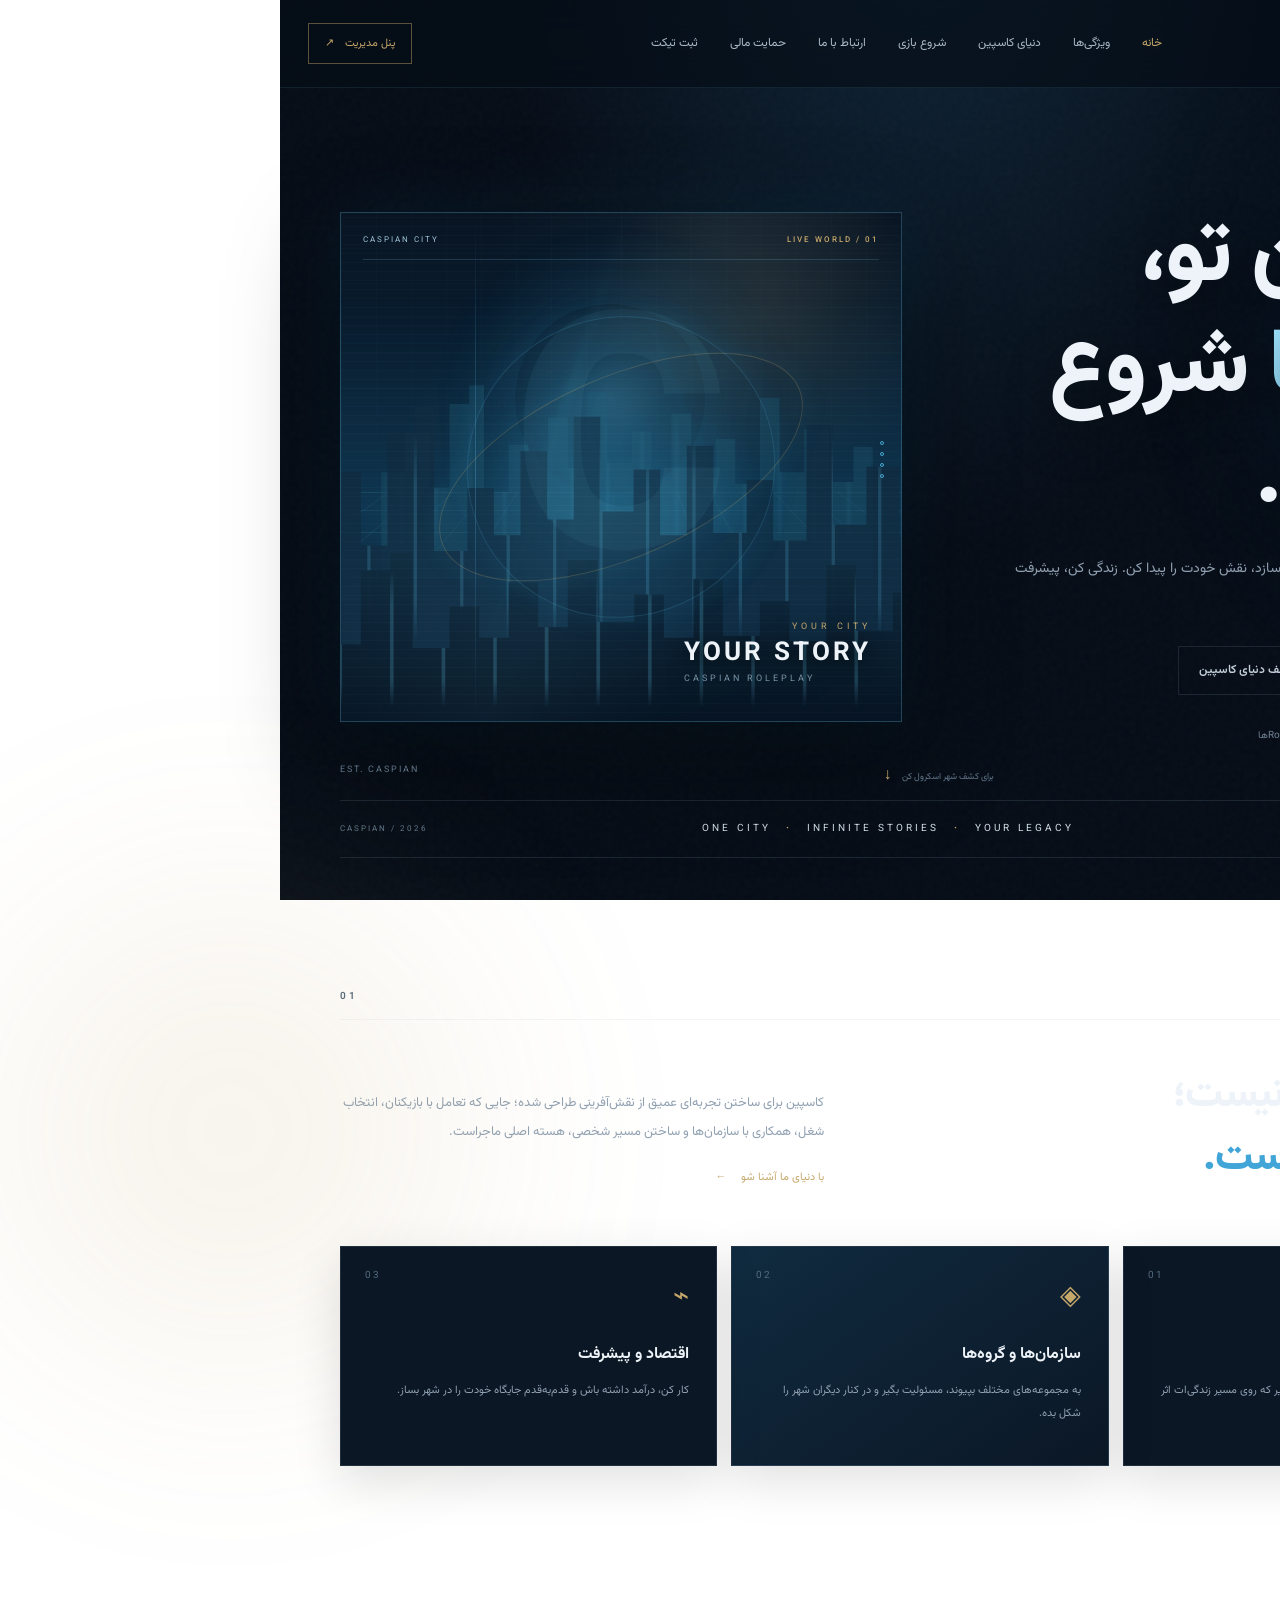
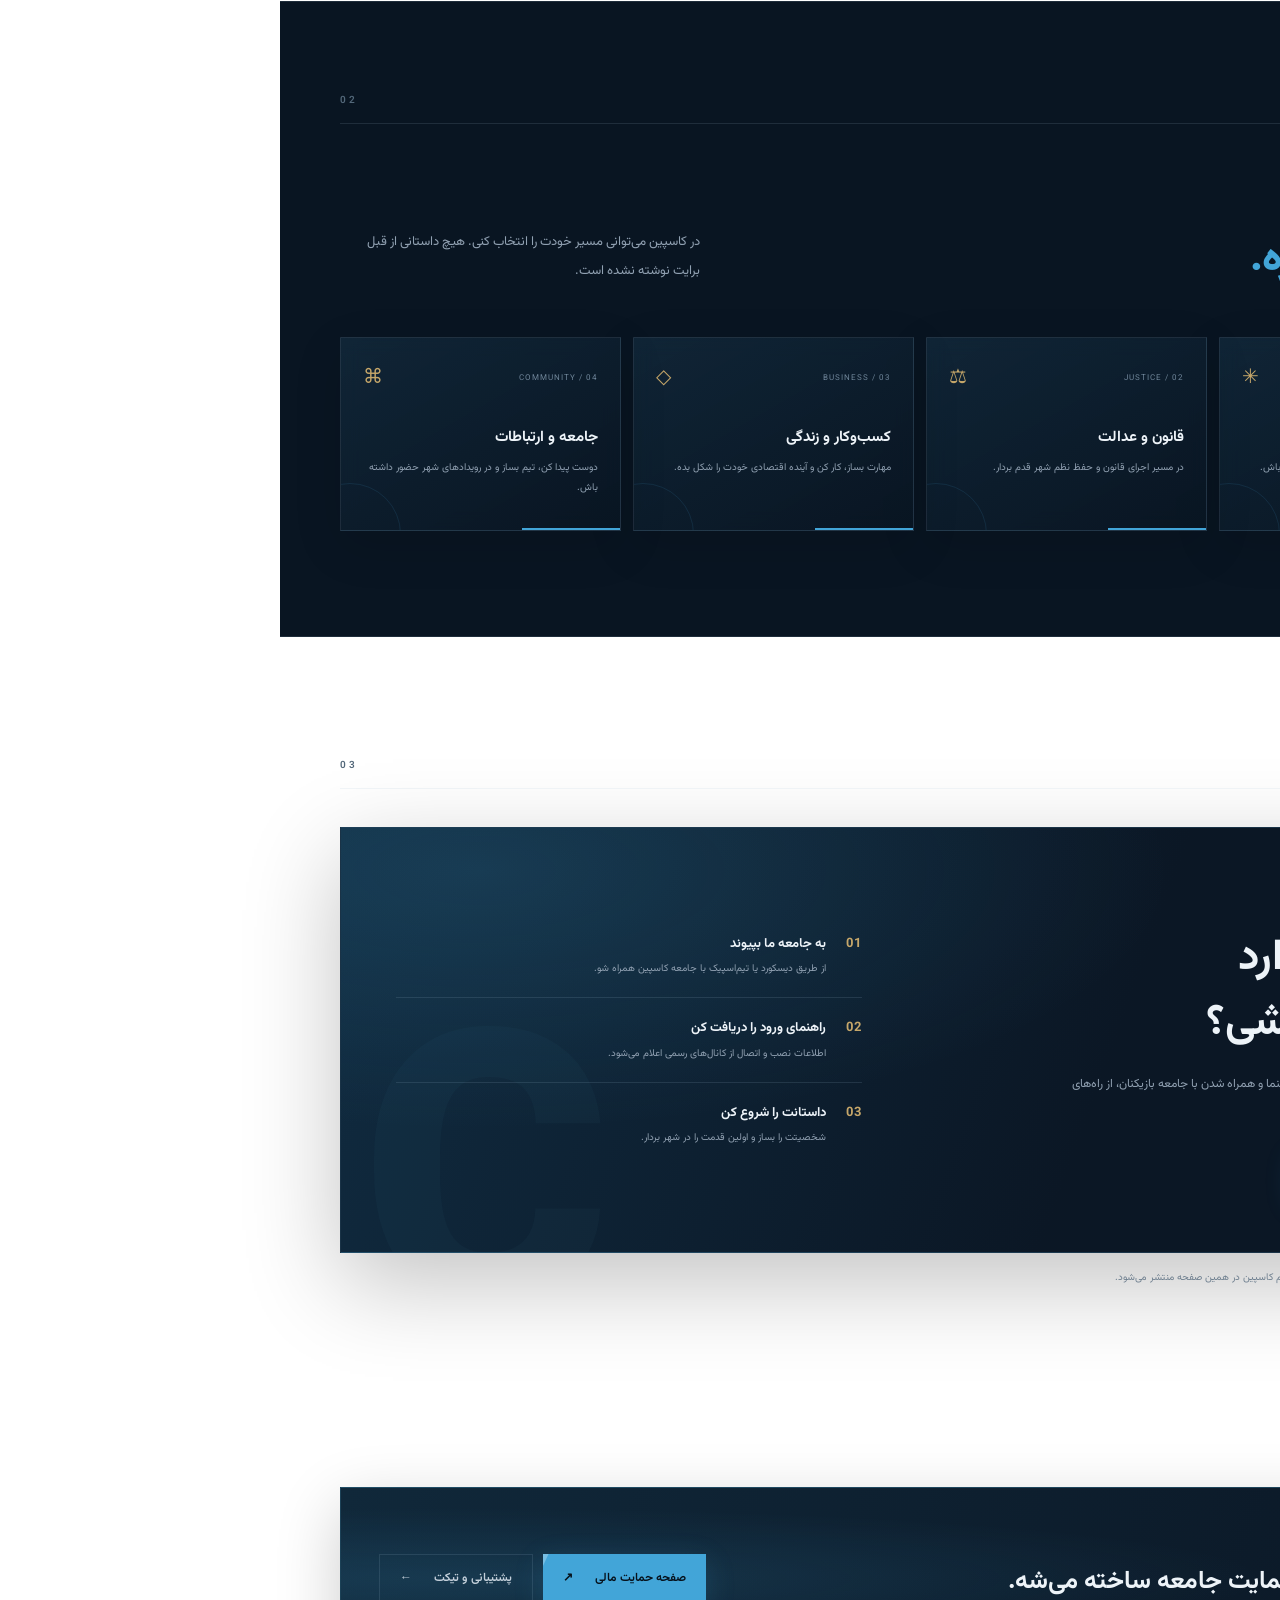
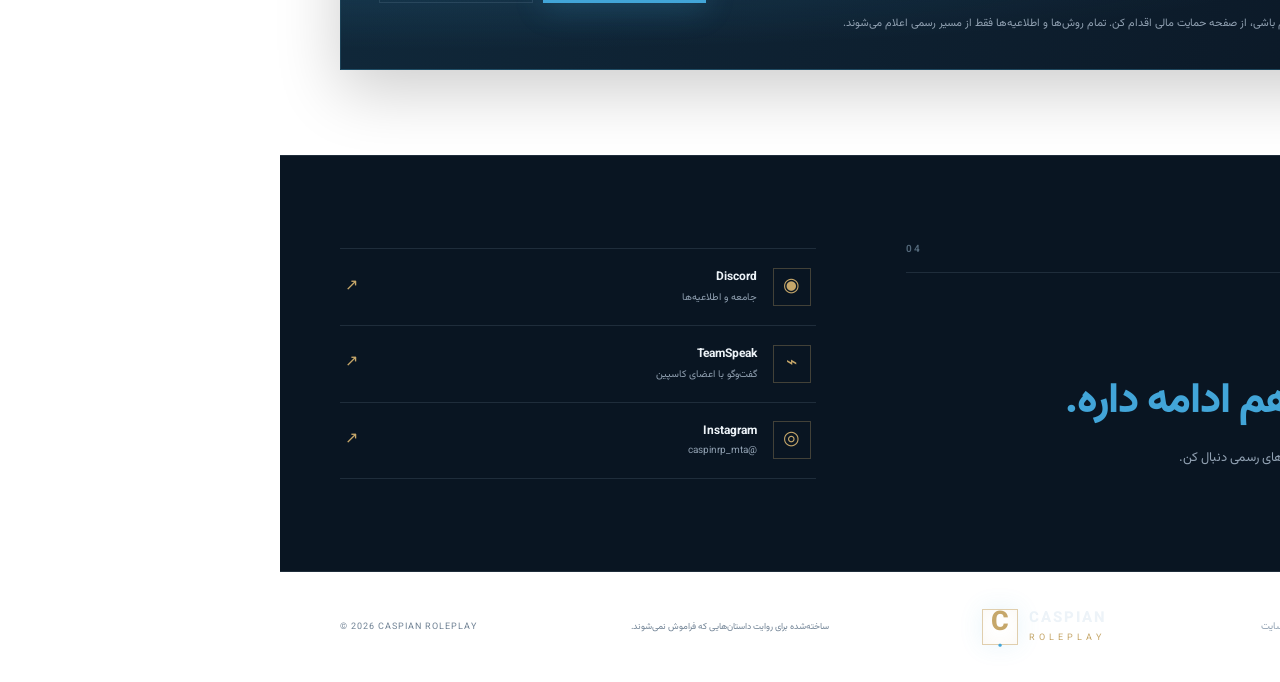
<file: index.html>
<!doctype html>
<html lang="fa" dir="rtl">
<head>
  <meta charset="utf-8">
  <meta name="viewport" content="width=device-width, initial-scale=1">
  <meta name="theme-color" content="#07111f">
  <meta name="description" content="وب‌سایت رسمی سرور Caspian RolePlay؛ تجربه‌ای متفاوت از نقش‌آفرینی در دنیای MTA.">
  <title>Caspian RolePlay | دنیای تو، داستان تو</title>
  <link rel="preconnect" href="https://fonts.googleapis.com">
  <link rel="preconnect" href="https://fonts.gstatic.com" crossorigin>
  <link href="https://fonts.googleapis.com/css2?family=Vazirmatn:wght@300;400;500;600;700;800;900&display=swap" rel="stylesheet">
  <link rel="stylesheet" href="assets/css/style.css">
  <link rel="icon" href="assets/img/favicon.svg" type="image/svg+xml">
</head>
<body>
  <div class="ambient ambient-one"></div><div class="ambient ambient-two"></div>
  <header class="site-header">
    <a class="brand" href="#home" aria-label="Caspian RolePlay">
      <span class="brand-mark">C<span>·</span></span>
      <span class="brand-copy"><strong>CASPIAN</strong><small>ROLEPLAY</small></span>
    </a>
    <button class="menu-toggle" aria-label="باز کردن منو" aria-expanded="false"><span></span><span></span><span></span></button>
    <nav class="main-nav" aria-label="منوی اصلی">
      <a class="active" href="#home">خانه</a><a href="#features">ویژگی‌ها</a><a href="#world">دنیای کاسپین</a><a href="#start">شروع بازی</a><a href="#community">ارتباط با ما</a><a href="support.html">حمایت مالی</a><a href="tickets.html">ثبت تیکت</a>
    </nav>
    <a class="header-action" href="admin.html">پنل مدیریت <span>↗</span></a>
  </header>

  <main>
    <section class="hero section-wrap" id="home">
      <div class="hero-copy">
        <div class="eyebrow"><i></i> دنیای نقش‌آفرینی کاسپین</div>
        <h1>داستان تو،<br><span>از اینجا</span> شروع می‌شه.</h1>
        <p class="hero-lead">در شهری که هر انتخاب، آینده‌ای تازه می‌سازد، نقش خودت را پیدا کن. زندگی کن، پیشرفت کن و بخشی از داستان کاسپین باش.</p>
        <div class="hero-actions">
          <a class="btn btn-primary" href="#start">چطور وارد بازی بشم؟ <span>←</span></a>
          <a class="btn btn-ghost" href="#world">کشف دنیای کاسپین</a>
        </div>
        <div class="hero-note"><span class="pulse-dot"></span> تجربه‌ای ساخته‌شده برای جامعه‌ای واقعی از RolePlayerها</div>
      </div>
      <div class="hero-art" aria-label="تصویر گرافیکی شهر در شب">
        <div class="city-sky"></div><div class="city-haze"></div><div class="city-grid"></div>
        <div class="city-sun"></div><div class="city-beam beam-one"></div><div class="city-beam beam-two"></div>
        <div class="cityline city-back"></div><div class="cityline city-mid"></div><div class="cityline city-front"></div>
        <div class="art-grid"></div><div class="art-orbit orbit-a"></div><div class="art-orbit orbit-b"></div>
        <div class="art-monogram">C</div><div class="hero-scan"></div>
        <div class="hud hud-top"><span>CASPIAN CITY</span><b>LIVE WORLD / 01</b></div>
        <div class="hud hud-side"><i></i><i></i><i></i><i></i></div>
        <div class="art-caption"><span>YOUR CITY</span><b>YOUR STORY</b><small>CASPIAN ROLEPLAY</small></div>
        <div class="art-line"></div>
      </div>
      <div class="hero-bottom"><span>01 / 05</span><span class="scroll-hint">برای کشف شهر اسکرول کن <b>↓</b></span><span>EST. CASPIAN</span></div>
    </section>

    <section class="experience-strip section-wrap" aria-label="Caspian experience">
      <div class="experience-label"><span class="pulse-dot"></span> THE CITY NEVER SLEEPS</div>
      <div class="experience-word">ONE CITY <b>·</b> INFINITE STORIES <b>·</b> YOUR LEGACY</div>
      <div class="experience-index">CASPIAN / 2026</div>
    </section>

    <section class="intro section-wrap" id="features">
      <div class="section-kicker">BEYOND THE GAME <span>01</span></div>
      <div class="intro-grid">
        <h2>فقط یک بازی نیست؛<br><em>یک زندگی تازه‌ست.</em></h2>
        <div><p>کاسپین برای ساختن تجربه‌ای عمیق از نقش‌آفرینی طراحی شده؛ جایی که تعامل با بازیکنان، انتخاب شغل، همکاری با سازمان‌ها و ساختن مسیر شخصی، هسته اصلی ماجراست.</p><a class="text-link" href="#world">با دنیای ما آشنا شو <span>←</span></a></div>
      </div>
      <div class="feature-grid reveal-group">
        <article class="feature-card"><span class="feature-number">01</span><div class="feature-icon">⌘</div><h3>نقش‌آفرینی واقعی</h3><p>برای شخصیتت هویت بساز و تصمیم‌هایی بگیر که روی مسیر زندگی‌ات اثر می‌گذارند.</p></article>
        <article class="feature-card featured"><span class="feature-number">02</span><div class="feature-icon">◈</div><h3>سازمان‌ها و گروه‌ها</h3><p>به مجموعه‌های مختلف بپیوند، مسئولیت بگیر و در کنار دیگران شهر را شکل بده.</p></article>
        <article class="feature-card"><span class="feature-number">03</span><div class="feature-icon">⌁</div><h3>اقتصاد و پیشرفت</h3><p>کار کن، درآمد داشته باش و قدم‌به‌قدم جایگاه خودت را در شهر بساز.</p></article>
      </div>
    </section>

    <section class="world-section" id="world">
      <div class="section-wrap world-inner">
        <div class="section-kicker">THE CITY IS YOURS <span>02</span></div>
        <div class="world-heading"><h2>هر مسیر،<br><em>یک ماجرای تازه.</em></h2><p>در کاسپین می‌توانی مسیر خودت را انتخاب کنی. هیچ داستانی از قبل برایت نوشته نشده است.</p></div>
        <div class="world-cards reveal-group">
          <article class="world-card"><div class="world-card-top"><span>01 / PUBLIC SERVICE</span><b>✳</b></div><h3>خدمت به شهر</h3><p>در ساختارهای خدماتی و امدادی شهر نقش داشته باش.</p><span class="card-line"></span></article>
          <article class="world-card"><div class="world-card-top"><span>02 / JUSTICE</span><b>⚖</b></div><h3>قانون و عدالت</h3><p>در مسیر اجرای قانون و حفظ نظم شهر قدم بردار.</p><span class="card-line"></span></article>
          <article class="world-card"><div class="world-card-top"><span>03 / BUSINESS</span><b>◇</b></div><h3>کسب‌وکار و زندگی</h3><p>مهارت بساز، کار کن و آینده اقتصادی خودت را شکل بده.</p><span class="card-line"></span></article>
          <article class="world-card"><div class="world-card-top"><span>04 / COMMUNITY</span><b>⌘</b></div><h3>جامعه و ارتباطات</h3><p>دوست پیدا کن، تیم بساز و در رویدادهای شهر حضور داشته باش.</p><span class="card-line"></span></article>
        </div>
      </div>
    </section>

    <section class="start-section section-wrap" id="start">
      <div class="section-kicker">JOIN THE CITY <span>03</span></div>
      <div class="start-panel reveal">
        <div class="start-copy"><span class="mini-label">YOUR NEXT CHAPTER</span><h2>آماده‌ای وارد<br><em>کاسپین</em> بشی؟</h2><p>برای اطلاع از زمان شروع، دریافت راهنما و همراه شدن با جامعه بازیکنان، از راه‌های ارتباطی رسمی ما استفاده کن.</p><a class="btn btn-primary" href="https://discord.gg/nevmNy93pN" target="_blank" rel="noopener">ورود به دیسکورد <span>↗</span></a></div>
        <div class="steps">
          <div class="step"><b>01</b><div><h3>به جامعه ما بپیوند</h3><p>از طریق دیسکورد یا تیم‌اسپیک با جامعه کاسپین همراه شو.</p></div></div>
          <div class="step"><b>02</b><div><h3>راهنمای ورود را دریافت کن</h3><p>اطلاعات نصب و اتصال از کانال‌های رسمی اعلام می‌شود.</p></div></div>
          <div class="step"><b>03</b><div><h3>داستانت را شروع کن</h3><p>شخصیتت را بساز و اولین قدمت را در شهر بردار.</p></div></div>
        </div>
      </div>
      <p class="server-note"><span>●</span> اطلاعات آدرس اتصال و وضعیت سرور پس از تأیید تیم کاسپین در همین صفحه منتشر می‌شود.</p>
    </section>

    <section class="support-band section-wrap" id="support">
    <div class="support-band-copy"><span class="mini-label">SUPPORT CASPIAN</span><h2>آینده کاسپین، با حمایت جامعه ساخته می‌شه.</h2><p>اگر دوست داری در ادامه مسیر پروژه سهیم باشی، از صفحه حمایت مالی اقدام کن. تمام روش‌ها و اطلاعیه‌ها فقط از مسیر رسمی اعلام می‌شوند.</p></div>
    <div class="support-band-actions"><a class="btn btn-primary" href="support.html">صفحه حمایت مالی <span>↗</span></a><a class="btn btn-ghost" href="tickets.html">پشتیبانی و تیکت <span>←</span></a></div>
  </section>
  <section class="community-section" id="community">
      <div class="section-wrap community-inner">
        <div><div class="section-kicker">STAY CONNECTED <span>04</span></div><h2>کاسپین،<br><em>بیرون از بازی هم ادامه داره.</em></h2><p>خبرها، اطلاعیه‌ها و اتفاقات جامعه را از کانال‌های رسمی دنبال کن.</p></div>
        <div class="social-links reveal">
          <a href="https://discord.gg/nevmNy93pN" target="_blank" rel="noopener"><span class="social-symbol">◉</span><span><b>Discord</b><small>جامعه و اطلاعیه‌ها</small></span><i>↗</i></a>
          <a href="https://caspian.mta.ir" target="_blank" rel="noopener"><span class="social-symbol">⌁</span><span><b>TeamSpeak</b><small>گفت‌وگو با اعضای کاسپین</small></span><i>↗</i></a>
          <a href="https://instagram.com/caspinrp_mta" target="_blank" rel="noopener"><span class="social-symbol">◎</span><span><b>Instagram</b><small>@caspinrp_mta</small></span><i>↗</i></a>
        </div>
      </div>
    </section>
  </main>

  <footer class="site-footer section-wrap">
    <div class="footer-tools"><a href="staff.html">تیم و رتبه‌ها</a><a href="tickets.html">ثبت تیکت</a><a href="support.html">حمایت مالی</a><a href="admin.html">مدیریت سایت</a></div><a class="brand footer-brand" href="#home"><span class="brand-mark">C<span>·</span></span><span class="brand-copy"><strong>CASPIAN</strong><small>ROLEPLAY</small></span></a>
    <p>ساخته‌شده برای روایت داستان‌هایی که فراموش نمی‌شوند.</p>
    <span class="copyright">© <span id="year"></span> CASPIAN ROLEPLAY</span>
  </footer>
  <script src="assets/js/main.js"></script>
</body>
</html>
</file>
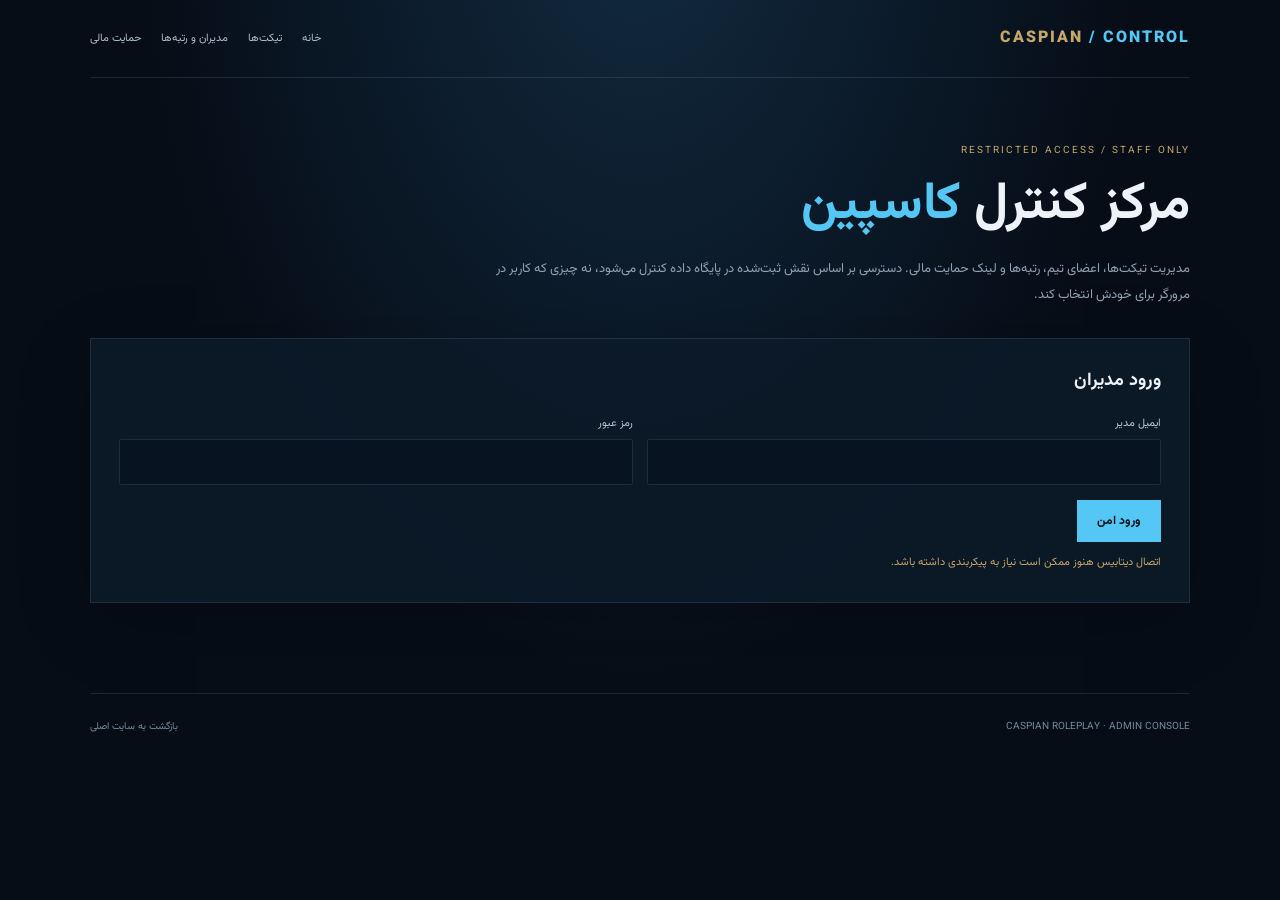
<file: admin.html>
<!doctype html><html lang="fa" dir="rtl"><head><meta charset="utf-8"><meta name="viewport" content="width=device-width,initial-scale=1"><meta name="theme-color" content="#060d17"><title>پنل مدیریت | Caspian</title><link rel="stylesheet" href="assets/css/portal.css"></head><body><header class="portal-wrap portal-header"><a class="portal-brand" href="index.html">CASPIAN<span> / CONTROL</span></a><nav class="portal-nav"><a href="index.html">خانه</a><a href="tickets.html">تیکت‌ها</a><a href="staff.html">مدیران و رتبه‌ها</a><a href="support.html">حمایت مالی</a></nav></header><main class="portal-wrap portal-main"><div class="eyebrow">RESTRICTED ACCESS / STAFF ONLY</div><h1>مرکز کنترل <em>کاسپین</em></h1><p class="lead">مدیریت تیکت‌ها، اعضای تیم، رتبه‌ها و لینک حمایت مالی. دسترسی بر اساس نقش ثبت‌شده در پایگاه داده کنترل می‌شود، نه چیزی که کاربر در مرورگر برای خودش انتخاب کند.</p><section class="panel" id="admin-login"><h2>ورود مدیران</h2><div class="grid"><div class="field"><label for="admin-email">ایمیل مدیر</label><input id="admin-email" type="email" autocomplete="username"></div><div class="field"><label for="admin-password">رمز عبور</label><input id="admin-password" type="password" autocomplete="current-password"></div></div><button class="btn" id="admin-sign-in">ورود امن</button><div id="admin-status" class="status">اتصال دیتابیس هنوز ممکن است نیاز به پیکربندی داشته باشد.</div></section><section class="hidden" id="admin-dashboard"><div class="row" style="display:flex;justify-content:flex-end;margin-bottom:14px"><button class="btn secondary" id="admin-sign-out">خروج امن</button></div><div class="panel"><h2>داشبورد تیکت‌ها</h2><div class="table-wrap"><table><thead><tr><th>شماره</th><th>موضوع</th><th>دسته</th><th>وضعیت</th><th>تاریخ</th><th>عملیات</th></tr></thead><tbody id="admin-tickets"><tr><td colspan="6">در حال بارگذاری...</td></tr></tbody></table></div></div><div class="panel hidden" id="admin-ticket-thread"><h2>گفت‌وگوی تیکت انتخاب‌شده</h2><div id="admin-ticket-messages" class="empty">یک تیکت را انتخاب کن.</div><div class="field" style="margin-top:18px"><label for="admin-ticket-reply">پاسخ مدیریت</label><textarea id="admin-ticket-reply" maxlength="4000" placeholder="پاسخ رسمی تیم پشتیبانی..."></textarea></div><button class="btn" id="send-admin-reply">ارسال پاسخ</button><div id="admin-reply-status" class="status"></div></div><div class="panel" data-admin-only><h2>مدیریت لینک حمایت مالی</h2><div class="field"><label for="donation-url">لینک درگاه رسمی</label><input id="donation-url" type="url" placeholder="https://..."></div><button class="btn" id="save-donation">ذخیره لینک</button><div id="settings-status" class="status"></div></div><div class="panel" data-admin-only><h2>افزودن عضو تیم و رتبه سرور</h2><div class="grid"><div class="field"><label for="staff-name">نام نمایشی</label><input id="staff-name" maxlength="80"></div><div class="field"><label for="staff-role">رتبه</label><select id="staff-role"><option>Founder</option><option>Supervisor</option><option>Admin Level 4</option><option>Admin Level 3</option><option>Admin Level 2</option><option>Admin Level 1</option><option>Moderator</option><option>Support</option><option>Faction Leader</option><option>Mapper</option></select></div><div class="field"><label for="staff-department">بخش / سازمان</label><input id="staff-department" maxlength="80" placeholder="Management / Police / ..."></div><div class="field"><label for="staff-avatar">لینک تصویر (اختیاری)</label><input id="staff-avatar" type="url" placeholder="https://..."></div><div class="field"><label for="staff-order">ترتیب نمایش</label><input id="staff-order" type="number" value="10"></div><div class="field"><label for="staff-bio">توضیح کوتاه</label><input id="staff-bio" maxlength="180"></div></div><button class="btn" id="add-staff">ثبت عضو تیم</button><div id="staff-status" class="status"></div><div class="table-wrap" style="margin-top:20px"><table><thead><tr><th>نام</th><th>رتبه</th><th>بخش</th><th>وضعیت</th><th>عملیات</th></tr></thead><tbody id="staff-admin-list"><tr><td colspan="5">در حال بارگذاری...</td></tr></tbody></table></div></div></section></main><footer class="portal-wrap portal-footer"><span>CASPIAN ROLEPLAY · ADMIN CONSOLE</span><a href="index.html">بازگشت به سایت اصلی</a></footer><script src="assets/js/config.js"></script><script type="module" src="assets/js/portal.js"></script></body></html>
</file>
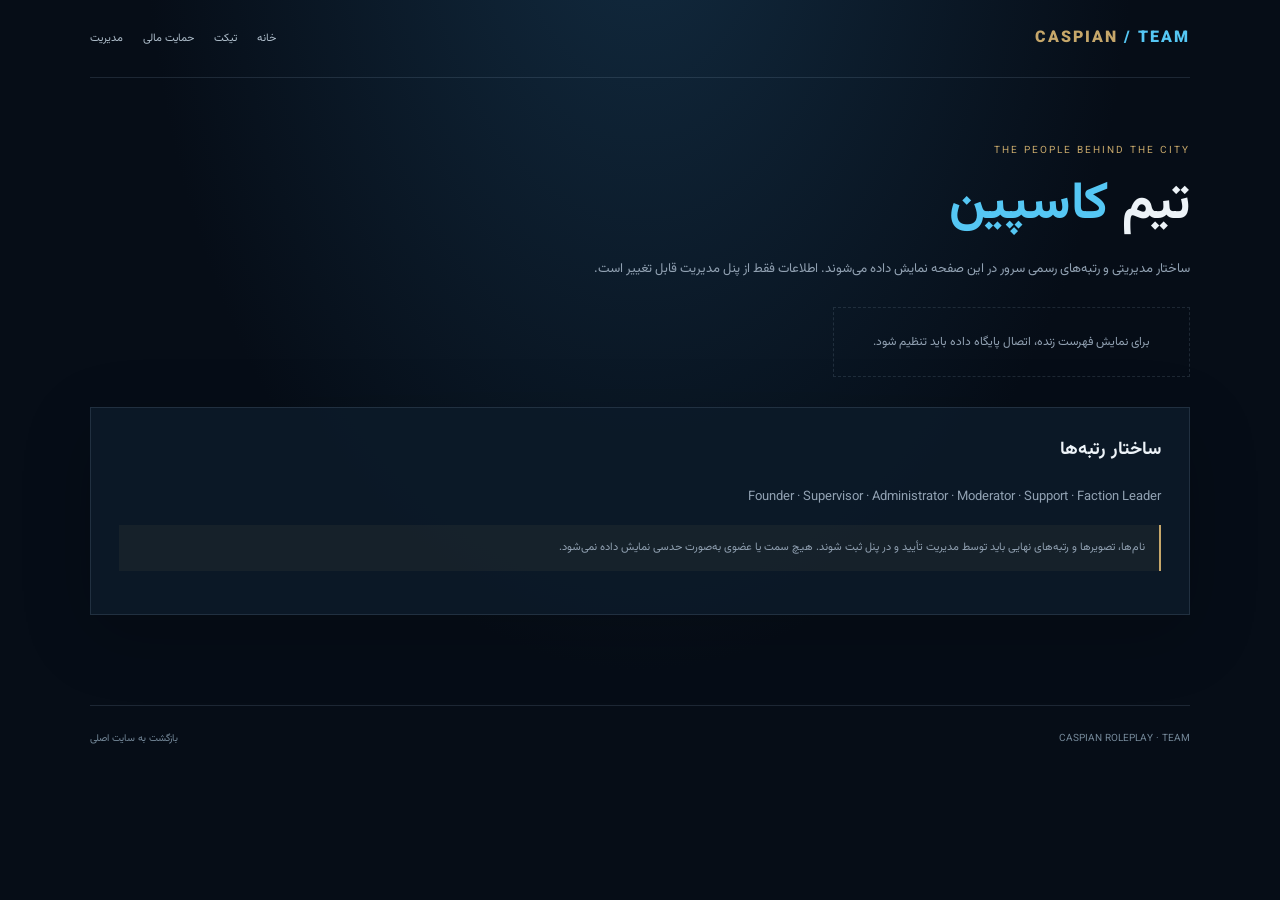
<file: staff.html>
<!doctype html><html lang="fa" dir="rtl"><head><meta charset="utf-8"><meta name="viewport" content="width=device-width,initial-scale=1"><meta name="theme-color" content="#060d17"><title>تیم و رتبه‌ها | Caspian</title><link rel="stylesheet" href="assets/css/portal.css"></head><body><header class="portal-wrap portal-header"><a class="portal-brand" href="index.html">CASPIAN<span> / TEAM</span></a><nav class="portal-nav"><a href="index.html">خانه</a><a href="tickets.html">تیکت</a><a href="support.html">حمایت مالی</a><a href="admin.html">مدیریت</a></nav></header><main class="portal-wrap portal-main"><div class="eyebrow">THE PEOPLE BEHIND THE CITY</div><h1>تیم <em>کاسپین</em></h1><p class="lead">ساختار مدیریتی و رتبه‌های رسمی سرور در این صفحه نمایش داده می‌شوند. اطلاعات فقط از پنل مدیریت قابل تغییر است.</p><div id="staff-list" class="card-grid"><div class="empty">برای نمایش فهرست زنده، اتصال پایگاه داده باید تنظیم شود.</div></div><section class="panel"><h2>ساختار رتبه‌ها</h2><p class="lead">Founder · Supervisor · Administrator · Moderator · Support · Faction Leader</p><div class="notice">نام‌ها، تصویرها و رتبه‌های نهایی باید توسط مدیریت تأیید و در پنل ثبت شوند. هیچ سمت یا عضوی به‌صورت حدسی نمایش داده نمی‌شود.</div></section></main><footer class="portal-wrap portal-footer"><span>CASPIAN ROLEPLAY · TEAM</span><a href="index.html">بازگشت به سایت اصلی</a></footer><script src="assets/js/config.js"></script><script type="module" src="assets/js/portal.js"></script></body></html>
</file>
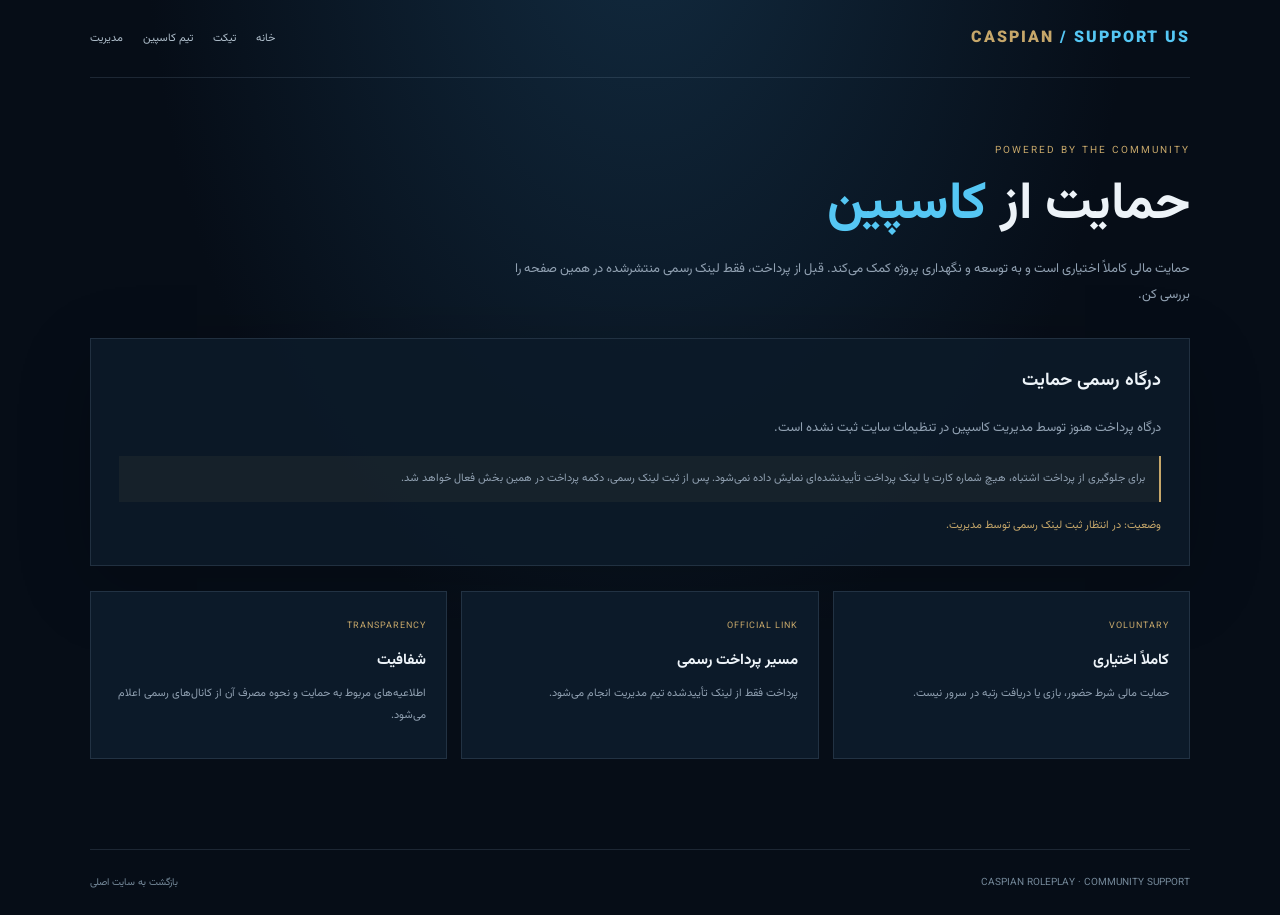
<file: support.html>
<!doctype html><html lang="fa" dir="rtl"><head><meta charset="utf-8"><meta name="viewport" content="width=device-width,initial-scale=1"><meta name="theme-color" content="#060d17"><title>حمایت مالی | Caspian RolePlay</title><link rel="stylesheet" href="assets/css/portal.css"></head><body><header class="portal-wrap portal-header"><a class="portal-brand" href="index.html">CASPIAN<span> / SUPPORT US</span></a><nav class="portal-nav"><a href="index.html">خانه</a><a href="tickets.html">تیکت</a><a href="staff.html">تیم کاسپین</a><a href="admin.html">مدیریت</a></nav></header><main class="portal-wrap portal-main"><div class="eyebrow">POWERED BY THE COMMUNITY</div><h1>حمایت از <em>کاسپین</em></h1><p class="lead">حمایت مالی کاملاً اختیاری است و به توسعه و نگهداری پروژه کمک می‌کند. قبل از پرداخت، فقط لینک رسمی منتشرشده در همین صفحه را بررسی کن.</p><section class="panel"><h2>درگاه رسمی حمایت</h2><p class="lead">درگاه پرداخت هنوز توسط مدیریت کاسپین در تنظیمات سایت ثبت نشده است.</p><div class="notice">برای جلوگیری از پرداخت اشتباه، هیچ شماره کارت یا لینک پرداخت تأییدنشده‌ای نمایش داده نمی‌شود. پس از ثبت لینک رسمی، دکمه پرداخت در همین بخش فعال خواهد شد.</div><a class="btn hidden" id="donate-button" href="#" target="_blank" rel="noopener">رفتن به درگاه حمایت <span>↗</span></a><div id="donation-status" class="status">وضعیت: در انتظار ثبت لینک رسمی توسط مدیریت.</div></section><section class="card-grid"><article class="info-card"><span class="tag">VOLUNTARY</span><h3>کاملاً اختیاری</h3><p>حمایت مالی شرط حضور، بازی یا دریافت رتبه در سرور نیست.</p></article><article class="info-card"><span class="tag">OFFICIAL LINK</span><h3>مسیر پرداخت رسمی</h3><p>پرداخت فقط از لینک تأییدشده تیم مدیریت انجام می‌شود.</p></article><article class="info-card"><span class="tag">TRANSPARENCY</span><h3>شفافیت</h3><p>اطلاعیه‌های مربوط به حمایت و نحوه مصرف آن از کانال‌های رسمی اعلام می‌شود.</p></article></section></main><footer class="portal-wrap portal-footer"><span>CASPIAN ROLEPLAY · COMMUNITY SUPPORT</span><a href="index.html">بازگشت به سایت اصلی</a></footer><script src="assets/js/config.js"></script><script type="module" src="assets/js/portal.js"></script></body></html>
</file>
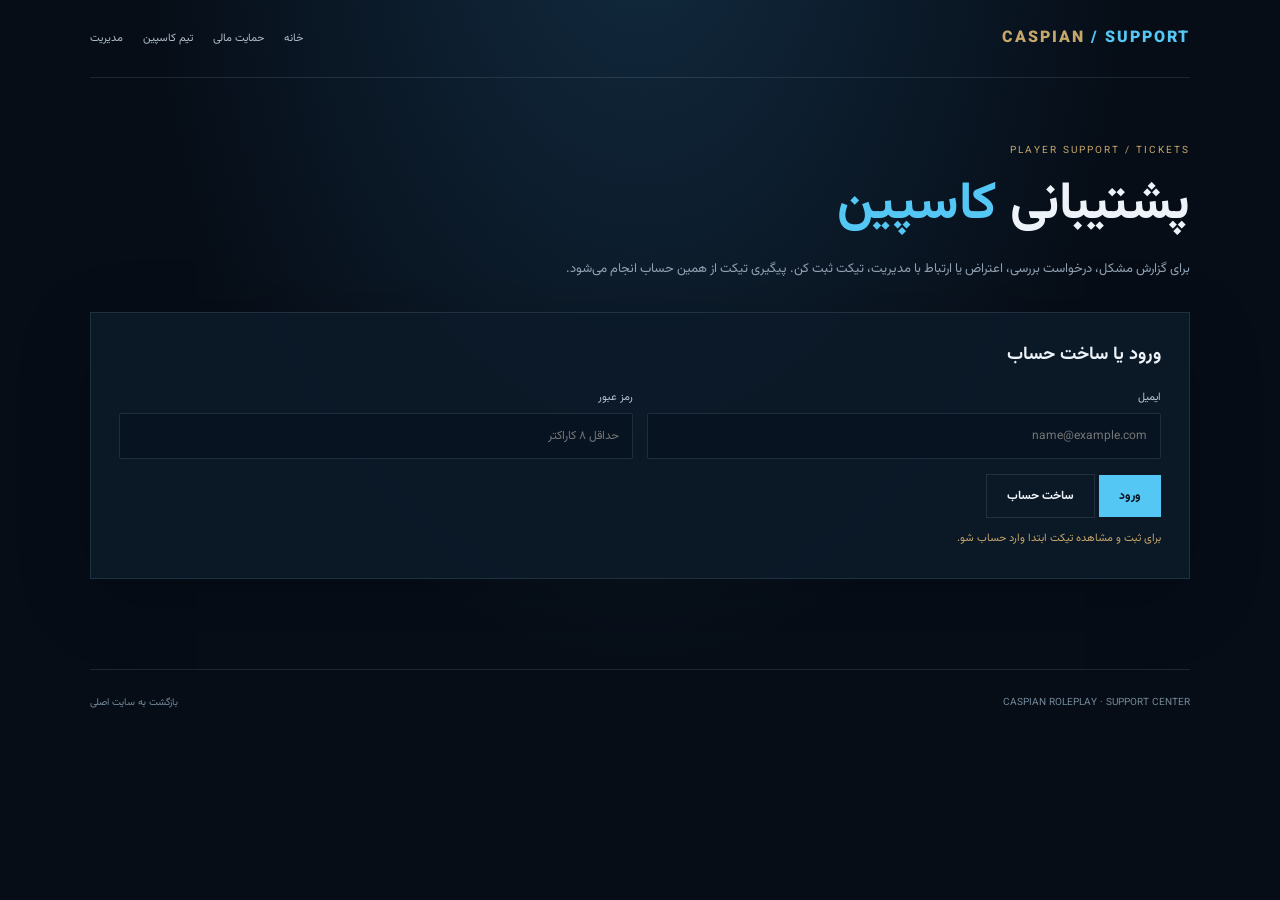
<file: tickets.html>
<!doctype html><html lang="fa" dir="rtl"><head><meta charset="utf-8"><meta name="viewport" content="width=device-width,initial-scale=1"><meta name="theme-color" content="#060d17"><title>پشتیبانی و تیکت | Caspian</title><link rel="stylesheet" href="assets/css/portal.css"></head><body><header class="portal-wrap portal-header"><a class="portal-brand" href="index.html">CASPIAN<span> / SUPPORT</span></a><nav class="portal-nav"><a href="index.html">خانه</a><a href="support.html">حمایت مالی</a><a href="staff.html">تیم کاسپین</a><a href="admin.html">مدیریت</a></nav></header><main class="portal-wrap portal-main"><div class="eyebrow">PLAYER SUPPORT / TICKETS</div><h1>پشتیبانی <em>کاسپین</em></h1><p class="lead">برای گزارش مشکل، درخواست بررسی، اعتراض یا ارتباط با مدیریت، تیکت ثبت کن. پیگیری تیکت از همین حساب انجام می‌شود.</p><section class="panel"><h2>ورود یا ساخت حساب</h2><div class="grid"><div class="field"><label for="email">ایمیل</label><input id="email" type="email" autocomplete="email" placeholder="name@example.com"></div><div class="field"><label for="password">رمز عبور</label><input id="password" type="password" autocomplete="current-password" placeholder="حداقل ۸ کاراکتر"></div></div><button class="btn" id="sign-in">ورود</button> <button class="btn secondary" id="sign-up">ساخت حساب</button> <button class="btn secondary hidden" id="sign-out">خروج</button><div id="auth-status" class="status">برای ثبت و مشاهده تیکت ابتدا وارد حساب شو.</div></section><section class="panel hidden" id="ticket-panel"><h2>ثبت تیکت جدید</h2><div class="grid"><div class="field"><label for="category">دسته‌بندی</label><select id="category"><option value="technical">مشکل فنی</option><option value="report">گزارش بازیکن</option><option value="appeal">اعتراض به مجازات</option><option value="account">حساب کاربری</option><option value="other">سایر موارد</option></select></div><div class="field"><label for="subject">موضوع</label><input id="subject" maxlength="100" placeholder="موضوع درخواست"></div></div><div class="field"><label for="message">شرح کامل درخواست</label><textarea id="message" maxlength="4000" placeholder="مشکل را با جزئیات و بدون اطلاعات حساس توضیح بده..."></textarea></div><button class="btn" id="create-ticket">ارسال تیکت <span>←</span></button><div id="ticket-status" class="status"></div></section><section class="panel hidden" id="my-tickets"><h2>تیکت‌های من</h2><div id="ticket-list" class="empty">در حال بارگذاری...</div></section><section class="panel hidden" id="ticket-thread"><h2>گفت‌وگوی تیکت</h2><div id="ticket-messages" class="empty">یک تیکت را انتخاب کن.</div><div class="field" style="margin-top:18px"><label for="ticket-reply">پیام جدید</label><textarea id="ticket-reply" maxlength="4000" placeholder="پیام خود را بنویس..."></textarea></div><button class="btn" id="send-ticket-reply">ارسال پیام</button><div id="reply-status" class="status"></div></section></main><footer class="portal-wrap portal-footer"><span>CASPIAN ROLEPLAY · SUPPORT CENTER</span><a href="index.html">بازگشت به سایت اصلی</a></footer><script src="assets/js/config.js"></script><script type="module" src="assets/js/portal.js"></script></body></html>
</file>
<file: assets/css/style.css>
:root{--bg:#060d17;--panel:#0b1725;--panel2:#0e1d2d;--blue:#42a5d8;--blue2:#1d668f;--gold:#c6a76a;--text:#edf3f8;--muted:#91a1b2;--line:rgba(163,190,211,.14);--font:'Vazirmatn',Tahoma,sans-serif}*{box-sizing:border-box}html{scroll-behavior:smooth;scroll-padding-top:95px}body{margin:0;background:var(--bg);color:var(--text);font-family:var(--font);line-height:1.8;overflow-x:hidden}a{color:inherit;text-decoration:none}.ambient{position:absolute;width:460px;height:460px;border-radius:50%;filter:blur(130px);opacity:.12;pointer-events:none}.ambient-one{top:90px;right:-240px;background:#1688c5}.ambient-two{top:900px;left:-280px;background:#bd9b5b}.section-wrap{width:min(1160px,calc(100% - 56px));margin-inline:auto}.site-header{height:88px;width:min(1320px,calc(100% - 56px));margin:auto;display:flex;align-items:center;justify-content:space-between;border-bottom:1px solid var(--line);position:relative;z-index:10}.brand{display:flex;align-items:center;gap:11px;direction:ltr}.brand-mark{width:42px;height:42px;border:1px solid rgba(198,167,106,.55);display:grid;place-items:center;color:var(--gold);font-size:27px;font-weight:800;line-height:1;position:relative}.brand-mark span{color:var(--blue);font-size:20px}.brand-copy{display:flex;flex-direction:column;line-height:1.2;letter-spacing:2px}.brand-copy strong{font-size:15px;font-weight:800}.brand-copy small{font-size:9px;color:var(--gold);letter-spacing:4px;margin-top:5px}.main-nav{display:flex;align-items:center;gap:32px}.main-nav a{font-size:12px;color:#aab8c5;transition:.2s}.main-nav a:hover,.main-nav a.active{color:var(--gold)}.header-action{font-size:11px;border:1px solid rgba(198,167,106,.45);padding:10px 16px;color:var(--gold);transition:.2s}.header-action span{margin-right:8px}.header-action:hover{background:var(--gold);color:#10151b}.menu-toggle{display:none}.hero{min-height:620px;display:grid;grid-template-columns:1fr .9fr;align-items:center;gap:40px;position:relative;padding-top:45px}.hero-copy{padding:30px 0 55px;position:relative;z-index:2}.eyebrow,.section-kicker,.mini-label{font-size:10px;letter-spacing:2px;color:var(--gold);font-weight:600}.eyebrow{display:flex;align-items:center;gap:10px}.eyebrow i{width:24px;height:1px;background:var(--blue)}h1,h2,h3,p{margin-top:0}.hero h1{font-size:clamp(48px,6.3vw,78px);line-height:1.32;letter-spacing:-2px;margin:24px 0 18px;font-weight:800}.hero h1 span,.intro h2 em,.world-heading h2 em,.start-copy h2 em,.community-inner h2 em{font-style:normal;color:var(--blue)}.hero-lead{font-size:14px;color:var(--muted);max-width:490px;line-height:2.2}.hero-actions{display:flex;gap:12px;align-items:center;margin-top:30px}.btn{display:inline-flex;align-items:center;justify-content:center;gap:22px;padding:13px 20px;font-size:12px;font-weight:600;transition:.25s}.btn-primary{background:var(--blue);color:#06111b}.btn-primary:hover{background:#75c5eb;transform:translateY(-3px)}.btn-ghost{border:1px solid var(--line);color:#c3cfda}.btn-ghost:hover{border-color:var(--gold);color:var(--gold)}.hero-note{margin-top:32px;color:#718395;font-size:10px;display:flex;align-items:center;gap:9px}.pulse-dot{width:6px;height:6px;background:#59c69a;border-radius:50%;box-shadow:0 0 12px #59c69a}.hero-art{height:440px;position:relative;overflow:hidden;border:1px solid rgba(90,150,185,.2);background:radial-gradient(ellipse at 50% 48%,rgba(36,112,151,.3),transparent 55%),linear-gradient(145deg,#10263a,#07111e 65%);display:grid;place-items:center}.art-grid{position:absolute;inset:0;background-image:linear-gradient(rgba(111,164,192,.07) 1px,transparent 1px),linear-gradient(90deg,rgba(111,164,192,.07) 1px,transparent 1px);background-size:35px 35px;mask-image:linear-gradient(to bottom,black,transparent)}.art-monogram{font-size:300px;line-height:1;font-weight:900;color:rgba(92,164,199,.08);text-shadow:0 0 90px rgba(52,157,205,.12);direction:ltr}.art-orbit{position:absolute;border:1px solid rgba(198,167,106,.24);border-radius:50%;transform:rotate(-24deg)}.orbit-a{width:390px;height:180px}.orbit-b{width:310px;height:300px;border-color:rgba(73,158,199,.22)}.art-caption{position:absolute;bottom:38px;right:35px;display:flex;flex-direction:column;line-height:1.5}.art-caption span{font-size:9px;color:var(--gold);letter-spacing:4px}.art-caption b{font-size:22px;letter-spacing:2px;direction:ltr}.art-caption small{font-size:9px;letter-spacing:3px;color:#7892a5;direction:ltr}.art-line{position:absolute;top:0;left:24%;height:100%;width:1px;background:linear-gradient(transparent,rgba(85,169,210,.35),transparent)}.hero-bottom{position:absolute;bottom:10px;left:0;right:0;display:flex;justify-content:space-between;color:#617589;font-size:9px;letter-spacing:2px}.scroll-hint{letter-spacing:0}.scroll-hint b{color:var(--gold);font-size:16px;margin-right:8px}.intro{padding-top:130px;padding-bottom:135px}.section-kicker{display:flex;justify-content:space-between;border-bottom:1px solid var(--line);padding-bottom:13px}.section-kicker span{color:#53687a}.intro-grid{display:grid;grid-template-columns:1fr .8fr;gap:70px;align-items:end;padding:45px 0 55px}.intro h2,.world-heading h2,.community-inner h2{font-size:42px;line-height:1.5;margin:0;font-weight:800}.intro-grid p,.world-heading p,.community-inner p{font-size:13px;color:var(--muted);line-height:2.2}.text-link{font-size:11px;color:var(--gold);display:inline-flex;gap:15px;margin-top:8px}.feature-grid{display:grid;grid-template-columns:repeat(3,1fr);gap:14px}.feature-card{background:var(--panel);border:1px solid var(--line);padding:27px;min-height:220px;position:relative;transition:.25s}.feature-card:hover{transform:translateY(-5px);border-color:rgba(66,165,216,.5)}.feature-card.featured{background:linear-gradient(145deg,#102b40,#0b1725)}.feature-number{position:absolute;left:24px;top:20px;font-size:10px;color:#526b7e;letter-spacing:2px}.feature-icon{font-size:27px;color:var(--gold);margin-bottom:18px}.feature-card h3{font-size:16px;margin-bottom:9px}.feature-card p{font-size:11px;color:var(--muted);line-height:2.1;margin:0}.world-section{background:#091522;border-block:1px solid var(--line);padding:90px 0 105px;position:relative}.world-heading{display:flex;align-items:end;justify-content:space-between;padding:42px 0 45px}.world-heading p{max-width:360px;margin-bottom:7px}.world-cards{display:grid;grid-template-columns:repeat(4,1fr);gap:12px}.world-card{background:linear-gradient(150deg,rgba(19,43,62,.75),rgba(9,21,34,.9));border:1px solid var(--line);padding:22px;min-height:190px;position:relative;overflow:hidden}.world-card:after{content:"";position:absolute;width:100px;height:100px;border:1px solid rgba(66,165,216,.12);border-radius:50%;left:-42px;bottom:-55px}.world-card-top{display:flex;justify-content:space-between;align-items:center;color:#70869a;font-size:8px;letter-spacing:1px}.world-card-top b{font-size:20px;color:var(--gold);font-weight:400}.world-card h3{font-size:15px;margin:28px 0 7px}.world-card p{font-size:10px;color:var(--muted);line-height:2}.card-line{position:absolute;bottom:0;right:0;width:35%;height:2px;background:var(--blue)}.start-section{padding-top:120px;padding-bottom:105px}.start-panel{margin-top:38px;background:linear-gradient(110deg,#102b40,#0b1725 65%);border:1px solid rgba(77,151,190,.22);padding:55px;display:grid;grid-template-columns:1fr .9fr;gap:65px;position:relative;overflow:hidden}.start-panel:after{content:"C";position:absolute;left:20px;bottom:-145px;font-size:380px;line-height:1;color:rgba(87,159,193,.035);font-weight:900;pointer-events:none}.start-copy,.steps{position:relative;z-index:1}.start-copy h2{font-size:43px;line-height:1.5;margin:15px 0}.start-copy p{font-size:12px;color:var(--muted);line-height:2.2;max-width:400px;margin-bottom:25px}.steps{display:flex;flex-direction:column;justify-content:center}.step{display:flex;gap:20px;padding:19px 0;border-bottom:1px solid var(--line)}.step:last-child{border:0}.step>b{font-size:13px;color:var(--gold);letter-spacing:1px}.step h3{font-size:13px;margin:0 0 4px}.step p{font-size:10px;color:var(--muted);margin:0}.server-note{font-size:10px;color:#7f92a4;margin-top:16px}.server-note span{color:var(--gold);margin-left:7px}.community-section{background:#091522;padding:85px 0;border-block:1px solid var(--line)}.community-inner{display:grid;grid-template-columns:1fr .8fr;gap:90px;align-items:center}.community-inner h2{margin:35px 0 10px}.social-links{border-top:1px solid var(--line)}.social-links a{display:flex;align-items:center;gap:16px;padding:18px 5px;border-bottom:1px solid var(--line);transition:.2s}.social-links a:hover{padding-inline:13px;background:rgba(255,255,255,.02)}.social-symbol{width:38px;height:38px;display:grid;place-items:center;border:1px solid rgba(198,167,106,.3);color:var(--gold);font-size:19px}.social-links a>span:nth-child(2){display:flex;flex-direction:column}.social-links b{font-size:12px;direction:ltr;text-align:right}.social-links small{font-size:10px;color:var(--muted)}.social-links i{font-style:normal;color:var(--gold);margin-right:auto;direction:ltr}.site-footer{min-height:110px;display:flex;align-items:center;justify-content:space-between;gap:20px}.footer-brand .brand-mark{width:36px;height:36px}.site-footer p,.copyright{font-size:9px;color:#718395;margin:0}.copyright{letter-spacing:1px;direction:ltr}.menu-toggle{background:none;border:0;color:var(--text)}@media(max-width:900px){.main-nav{gap:15px}.main-nav a{font-size:10px}.header-action{font-size:10px;padding:8px 10px}.hero{gap:20px}.hero-art{height:370px}.art-monogram{font-size:240px}.world-cards{grid-template-columns:repeat(2,1fr)}.start-panel{padding:38px;gap:35px}.community-inner{gap:45px}}@media(max-width:680px){.section-wrap,.site-header{width:calc(100% - 36px)}.site-header{height:72px}.menu-toggle{display:flex;flex-direction:column;gap:5px;padding:10px;order:3}.menu-toggle span{width:21px;height:1px;background:var(--gold)}.main-nav{display:none;position:absolute;top:71px;right:0;left:0;background:#0b1725;border:1px solid var(--line);padding:16px;flex-direction:column;align-items:stretch;gap:0}.main-nav.open{display:flex}.main-nav a{padding:12px;font-size:12px;border-bottom:1px solid var(--line)}.main-nav a:last-child{border:0}.header-action{margin-right:auto;margin-left:12px;font-size:9px}.brand-mark{width:36px;height:36px;font-size:23px}.brand-copy strong{font-size:12px}.brand-copy small{font-size:8px}.hero{grid-template-columns:1fr;padding-top:45px;gap:20px;min-height:auto}.hero-copy{padding:20px 0 5px}.hero h1{font-size:53px}.hero-lead{font-size:12px}.hero-art{height:290px;grid-row:1}.art-monogram{font-size:205px}.art-caption{bottom:24px;right:22px}.hero-bottom{position:static;padding:16px 0 5px}.hero-bottom>span:first-child{display:none}.intro{padding:85px 0}.intro-grid{grid-template-columns:1fr;gap:18px;padding:30px 0}.intro h2,.world-heading h2,.community-inner h2{font-size:34px}.feature-grid{grid-template-columns:1fr}.feature-card{min-height:180px}.world-section{padding:70px 0}.world-heading{display:block;padding:30px 0}.world-heading p{margin-top:15px}.world-cards{grid-template-columns:1fr 1fr;gap:8px}.world-card{padding:15px;min-height:180px}.world-card h3{font-size:13px}.world-card p{font-size:9px}.start-section{padding:80px 0}.start-panel{grid-template-columns:1fr;padding:28px 22px;gap:25px}.start-copy h2{font-size:36px}.community-section{padding:70px 0}.community-inner{grid-template-columns:1fr;gap:25px}.community-inner h2{margin-top:25px}.site-footer{padding:25px 0;flex-wrap:wrap}.site-footer p{order:3;width:100%}}@media(prefers-reduced-motion:reduce){*,*:before,*:after{scroll-behavior:auto!important;transition:none!important}}
/* === CASPIAN CINEMATIC EXPERIENCE === */
:root{--electric:#55c7f4;--deep:#030811}
body{background:radial-gradient(ellipse at 50% -20%,#11283b 0%,var(--bg) 48%);background-attachment:fixed}
body:before{content:"";position:fixed;inset:0;z-index:-1;pointer-events:none;opacity:.12;background-image:url("data:image/svg+xml,%3Csvg viewBox='0 0 180 180' xmlns='http://www.w3.org/2000/svg'%3E%3Cfilter id='n'%3E%3CfeTurbulence type='fractalNoise' baseFrequency='.9' numOctaves='3' stitchTiles='stitch'/%3E%3C/filter%3E%3Crect width='100%25' height='100%25' filter='url(%23n)' opacity='.22'/%3E%3C/svg%3E")}
.site-header{backdrop-filter:blur(18px);background:rgba(5,13,23,.64);width:100%;padding-inline:max(28px,calc((100% - 1320px)/2));border-bottom-color:rgba(110,174,207,.12)}
.brand-mark{box-shadow:0 0 25px rgba(66,165,216,.12),inset 0 0 15px rgba(198,167,106,.08)}
.hero{min-height:690px;grid-template-columns:1fr 1.04fr;gap:58px}
.hero-copy{padding-top:10px}
.hero h1{font-size:clamp(58px,7vw,92px);line-height:1.24;text-shadow:0 12px 50px rgba(0,0,0,.45)}
.hero h1 span{background:linear-gradient(100deg,#a8e8ff 0%,#42a5d8 48%,#c6a76a 100%);-webkit-background-clip:text;background-clip:text;color:transparent}
.eyebrow{padding:8px 13px;border:1px solid rgba(198,167,106,.18);background:rgba(198,167,106,.045);width:max-content}
.hero-art{height:510px;border:1px solid rgba(104,190,225,.28);background:linear-gradient(180deg,#071524 0%,#0c2b43 48%,#091521 100%);box-shadow:0 35px 100px rgba(0,0,0,.42),0 0 70px rgba(35,132,183,.12);isolation:isolate;transform:translateZ(0)}
.hero-art:after{content:"";position:absolute;inset:0;z-index:5;pointer-events:none;background:linear-gradient(115deg,transparent 20%,rgba(115,206,241,.055) 48%,transparent 70%),linear-gradient(0deg,rgba(2,8,15,.8),transparent 48%);mix-blend-mode:screen}
.city-sky{position:absolute;inset:0;background:radial-gradient(ellipse at 50% 68%,rgba(48,154,204,.35),transparent 40%),radial-gradient(ellipse at 75% 20%,rgba(198,167,106,.13),transparent 30%),linear-gradient(180deg,#081422,#0b2940 58%,#07111c);z-index:-3}
.city-haze{position:absolute;inset:20% -20% 0;background:linear-gradient(180deg,transparent,rgba(44,142,188,.14),transparent);filter:blur(25px);z-index:-1;animation:hazeDrift 8s ease-in-out infinite alternate}
.city-grid{position:absolute;inset:55% -20% -10%;background-image:linear-gradient(rgba(90,184,222,.16) 1px,transparent 1px),linear-gradient(90deg,rgba(90,184,222,.13) 1px,transparent 1px);background-size:32px 24px;transform:perspective(180px) rotateX(48deg);transform-origin:top;mask-image:linear-gradient(to bottom,rgba(0,0,0,.9),transparent 80%);z-index:-1}
.city-sun{position:absolute;width:190px;height:190px;border-radius:50%;top:18%;left:48%;transform:translateX(-50%);background:radial-gradient(circle,rgba(111,204,239,.2),rgba(51,148,191,.08) 42%,transparent 70%);box-shadow:0 0 90px rgba(68,170,215,.15);z-index:-2}
.cityline{position:absolute;bottom:15%;left:-4%;width:110%;height:48%;background:linear-gradient(180deg,#17364a,#091624);clip-path:polygon(0 45%,5% 45%,5% 25%,10% 25%,10% 53%,14% 53%,14% 10%,18% 10%,18% 0,21% 0,21% 55%,26% 55%,26% 31%,30% 31%,30% 49%,34% 49%,34% 17%,38% 17%,38% 43%,42% 43%,42% 4%,46% 4%,46% 40%,51% 40%,51% 24%,55% 24%,55% 49%,59% 49%,59% 15%,63% 15%,63% 48%,68% 48%,68% 28%,72% 28%,72% 51%,77% 51%,77% 7%,81% 7%,81% 45%,86% 45%,86% 23%,91% 23%,91% 50%,96% 50%,96% 32%,100% 32%,100% 100%,0 100%);z-index:-1;opacity:.72}
.city-back{bottom:23%;transform:scale(.8);opacity:.45;filter:blur(2px);background:#1d5069}
.city-mid{bottom:12%;transform:scale(1.08);opacity:.82;background:#102b40}
.city-front{bottom:-1%;height:34%;transform:scaleX(1.2);opacity:.96;background:linear-gradient(180deg,#102b3d,#050d17)}
.cityline:after{content:"";position:absolute;inset:10% 0;background:repeating-linear-gradient(90deg,transparent 0 24px,rgba(104,207,242,.22) 25px 27px,transparent 28px 43px);mask-image:linear-gradient(transparent,#000 25%,#000 80%,transparent)}
.city-beam{position:absolute;bottom:22%;height:90%;width:2px;transform-origin:bottom;background:linear-gradient(0deg,rgba(94,206,244,.38),transparent);filter:blur(5px);z-index:-1}
.beam-one{left:28%;transform:rotate(18deg)}.beam-two{right:25%;transform:rotate(-21deg);opacity:.6}
.hero-scan{position:absolute;inset:0;z-index:3;pointer-events:none;background:linear-gradient(transparent 48%,rgba(89,195,235,.11) 50%,transparent 52%);background-size:100% 9px;opacity:.22;mix-blend-mode:screen}
.hud{position:absolute;z-index:6;color:#9fc5d8;font-size:8px;letter-spacing:2px;direction:ltr}.hud-top{top:20px;left:22px;right:22px;display:flex;justify-content:space-between;border-bottom:1px solid rgba(121,194,224,.2);padding-bottom:12px}.hud-top b{color:var(--gold);font-weight:500}.hud-side{right:17px;top:45%;display:flex;flex-direction:column;gap:7px}.hud-side i{width:4px;height:4px;border:1px solid var(--electric);border-radius:50%;opacity:.8}
.art-monogram{font-size:330px;color:rgba(127,205,234,.055);text-shadow:0 0 90px rgba(52,157,205,.2);z-index:0}
.art-orbit{z-index:1;box-shadow:0 0 30px rgba(66,165,216,.08)}
.art-caption{z-index:7;bottom:34px;right:30px;text-shadow:0 4px 20px #000}
.art-caption b{font-size:26px;letter-spacing:3px}
.art-grid{z-index:2;opacity:.45}
.art-line{z-index:2}
.experience-strip{display:flex;align-items:center;justify-content:space-between;padding:19px 0;border-block:1px solid var(--line);gap:18px}
.experience-label{font-size:9px;letter-spacing:1.8px;color:#8da5b7;display:flex;align-items:center;gap:10px}
.experience-word{font-size:10px;letter-spacing:3px;color:#d3e0e9;direction:ltr}
.experience-word b{color:var(--gold);padding:0 9px}
.experience-index{font-size:8px;letter-spacing:2px;color:#637b8d;direction:ltr}
.btn-primary{box-shadow:0 8px 30px rgba(66,165,216,.18);position:relative;overflow:hidden}
.btn-primary:after{content:"";position:absolute;top:-80%;left:-30%;width:25%;height:260%;transform:rotate(25deg);background:rgba(255,255,255,.28);transition:.5s}
.btn-primary:hover:after{left:120%}
.feature-card,.world-card{backdrop-filter:blur(10px);box-shadow:0 15px 45px rgba(0,0,0,.12)}
.feature-card:before,.world-card:before{content:"";position:absolute;inset:0;pointer-events:none;background:linear-gradient(135deg,rgba(94,192,231,.06),transparent 45%);opacity:0;transition:.3s}
.feature-card:hover:before,.world-card:hover:before{opacity:1}
.world-card{transition:transform .35s,border-color .35s,background .35s}
.world-card:hover{transform:translateY(-8px);border-color:rgba(85,199,244,.48);background:linear-gradient(150deg,rgba(23,62,87,.88),rgba(9,21,34,.96))}
.section-kicker{letter-spacing:2.6px}
.intro h2,.world-heading h2,.community-inner h2{letter-spacing:-1px}
.start-panel{box-shadow:0 30px 90px rgba(0,0,0,.24);background:radial-gradient(ellipse at 12% 10%,rgba(67,163,207,.16),transparent 48%),linear-gradient(110deg,#102b40,#0b1725 65%)}
.social-links a{transition:padding .25s,background .25s,border-color .25s}
.social-links a:hover{border-color:rgba(85,199,244,.3)}
.reveal{opacity:0;transform:translateY(24px);transition:opacity .7s ease,transform .7s ease}
.reveal.is-visible{opacity:1;transform:none}
.reveal-group>*{opacity:0;transform:translateY(22px);transition:opacity .65s ease,transform .65s ease}
.reveal-group.is-visible>*{opacity:1;transform:none}
.reveal-group.is-visible>*:nth-child(2){transition-delay:.1s}.reveal-group.is-visible>*:nth-child(3){transition-delay:.2s}.reveal-group.is-visible>*:nth-child(4){transition-delay:.3s}
@keyframes hazeDrift{from{transform:translateX(-3%) scale(1)}to{transform:translateX(3%) scale(1.08)}}
@keyframes cityPulse{0%,100%{opacity:.5}50%{opacity:1}}
.city-sun{animation:cityPulse 5s ease-in-out infinite}
@media(max-width:900px){.hero{min-height:610px;grid-template-columns:1fr .95fr;gap:22px}.hero h1{font-size:clamp(48px,6vw,68px)}.hero-art{height:420px}.art-monogram{font-size:270px}}
@media(max-width:680px){.site-header{padding-inline:18px}.hero{grid-template-columns:1fr;min-height:auto;padding-top:30px}.hero-art{height:330px;grid-row:1}.hero h1{font-size:56px}.hero-copy{padding:12px 0 35px}.art-monogram{font-size:220px}.experience-strip{flex-wrap:wrap;justify-content:center;text-align:center;padding:15px 0}.experience-word{width:100%;font-size:8px;letter-spacing:2px;order:3}.experience-index{font-size:7px}.cityline{height:44%}.hud-top{top:13px;left:14px;right:14px}.art-caption{right:20px;bottom:24px}.art-caption b{font-size:21px}}
@media(prefers-reduced-motion:reduce){.reveal,.reveal-group>*{opacity:1;transform:none;transition:none}.city-haze,.city-sun{animation:none}}

.support-band{margin-top:85px;margin-bottom:85px;padding:34px 38px;display:flex;align-items:center;justify-content:space-between;gap:28px;border:1px solid rgba(85,199,244,.24);background:radial-gradient(ellipse at 10% 50%,rgba(66,165,216,.15),transparent 55%),linear-gradient(110deg,#10283a,#0b1725);box-shadow:0 20px 65px rgba(0,0,0,.2)}
.support-band-copy{max-width:620px}.support-band h2{font-size:25px;margin:9px 0}.support-band p{font-size:11px;color:var(--muted);margin:0;line-height:2}
.support-band-actions{display:flex;gap:10px;flex-wrap:wrap}.footer-tools{display:flex;gap:17px;flex-wrap:wrap}.footer-tools a{font-size:10px;color:#91a1b2}.footer-tools a:hover{color:var(--gold)}
@media(max-width:680px){.support-band{margin-top:55px;margin-bottom:55px;padding:25px 20px;display:block}.support-band h2{font-size:21px}.support-band-actions{margin-top:20px}.footer-tools{order:4;width:100%;gap:13px}.site-footer{justify-content:space-between}}
</file>
<file: assets/css/portal.css>
@import url('https://fonts.googleapis.com/css2?family=Vazirmatn:wght@300;400;500;600;700;800&display=swap');
:root{--bg:#060d17;--panel:#0c1a29;--line:rgba(163,190,211,.15);--blue:#55c7f4;--gold:#c6a76a;--text:#edf3f8;--muted:#91a1b2}
*{box-sizing:border-box}body{margin:0;background:radial-gradient(ellipse at 50% -15%,#122b40,var(--bg) 55%);color:var(--text);font-family:Vazirmatn,Tahoma,sans-serif;min-height:100vh}a{color:inherit;text-decoration:none}.portal-wrap{width:min(1100px,calc(100% - 36px));margin:auto}.portal-header{height:78px;border-bottom:1px solid var(--line);display:flex;align-items:center;justify-content:space-between}.portal-brand{font-weight:900;letter-spacing:2px;direction:ltr;color:var(--gold)}.portal-brand span{color:var(--blue)}.portal-nav{display:flex;gap:20px;font-size:11px;color:#aebdca}.portal-nav a:hover{color:var(--gold)}.portal-main{padding:65px 0 90px}.eyebrow{font-size:10px;letter-spacing:2px;color:var(--gold)}h1{font-size:clamp(32px,5vw,52px);line-height:1.4;margin:12px 0}h1 em{font-style:normal;color:var(--blue)}.lead{color:var(--muted);font-size:13px;line-height:2;max-width:700px}.panel{margin-top:30px;padding:28px;background:rgba(12,26,41,.9);border:1px solid var(--line);box-shadow:0 20px 70px rgba(0,0,0,.2)}.panel h2{font-size:18px;margin:0 0 20px}.grid{display:grid;grid-template-columns:repeat(2,minmax(0,1fr));gap:14px}.field{display:flex;flex-direction:column;gap:7px;margin-bottom:15px}.field label{font-size:11px;color:#b8c7d3}.field input,.field textarea,.field select{width:100%;background:#071321;border:1px solid var(--line);border-radius:2px;padding:13px;color:var(--text);font:inherit;font-size:12px;outline:none}.field input:focus,.field textarea:focus,.field select:focus{border-color:var(--blue)}.field textarea{min-height:130px;resize:vertical}.btn{border:0;background:var(--blue);color:#07131e;padding:12px 20px;font:700 12px Vazirmatn;cursor:pointer;display:inline-flex;align-items:center;gap:12px}.btn:hover{filter:brightness(1.1)}.btn.secondary{background:transparent;border:1px solid var(--line);color:var(--text)}.notice{font-size:11px;color:var(--muted);padding:12px 14px;border-right:2px solid var(--gold);background:rgba(198,167,106,.06);margin:15px 0;line-height:2}.notice.error{border-color:#e27c7c;color:#f2b6b6}.notice.success{border-color:#66c69a;color:#b6e7cd}.hidden{display:none!important}.status{font-size:11px;color:var(--gold);min-height:20px;margin-top:12px}.card-grid{display:grid;grid-template-columns:repeat(3,minmax(0,1fr));gap:14px;margin-top:25px}.info-card{padding:20px;background:var(--panel);border:1px solid var(--line)}.info-card .tag{font-size:9px;color:var(--gold);letter-spacing:1px}.info-card h3{font-size:15px;margin:12px 0 6px}.info-card p{font-size:11px;color:var(--muted);line-height:2}.table-wrap{overflow:auto}table{width:100%;border-collapse:collapse;font-size:11px}th,td{text-align:right;padding:12px;border-bottom:1px solid var(--line);white-space:nowrap}th{color:var(--gold);font-weight:600}td{color:#c3d0da}.ticket-row{background:#071321}.portal-footer{border-top:1px solid var(--line);padding:25px 0;color:#75899a;font-size:10px;display:flex;justify-content:space-between;gap:15px;flex-wrap:wrap}.empty{padding:25px;text-align:center;color:var(--muted);font-size:12px;border:1px dashed var(--line)}.role-pill{display:inline-block;padding:4px 9px;border:1px solid rgba(198,167,106,.3);color:var(--gold);font-size:10px;margin:3px}
@media(max-width:700px){.portal-nav{gap:10px;font-size:9px}.portal-header{height:auto;min-height:72px;flex-wrap:wrap;padding:12px 0}.portal-nav{width:100%;order:2;padding-top:10px;flex-wrap:wrap}.portal-main{padding:45px 0}.panel{padding:20px}.grid,.card-grid{grid-template-columns:1fr}h1{font-size:35px}}

#staff-admin-list button{background:transparent;border:1px solid rgba(226,124,124,.35);color:#f0a4a4;padding:6px 10px;font:inherit;font-size:10px;cursor:pointer}
</file>
